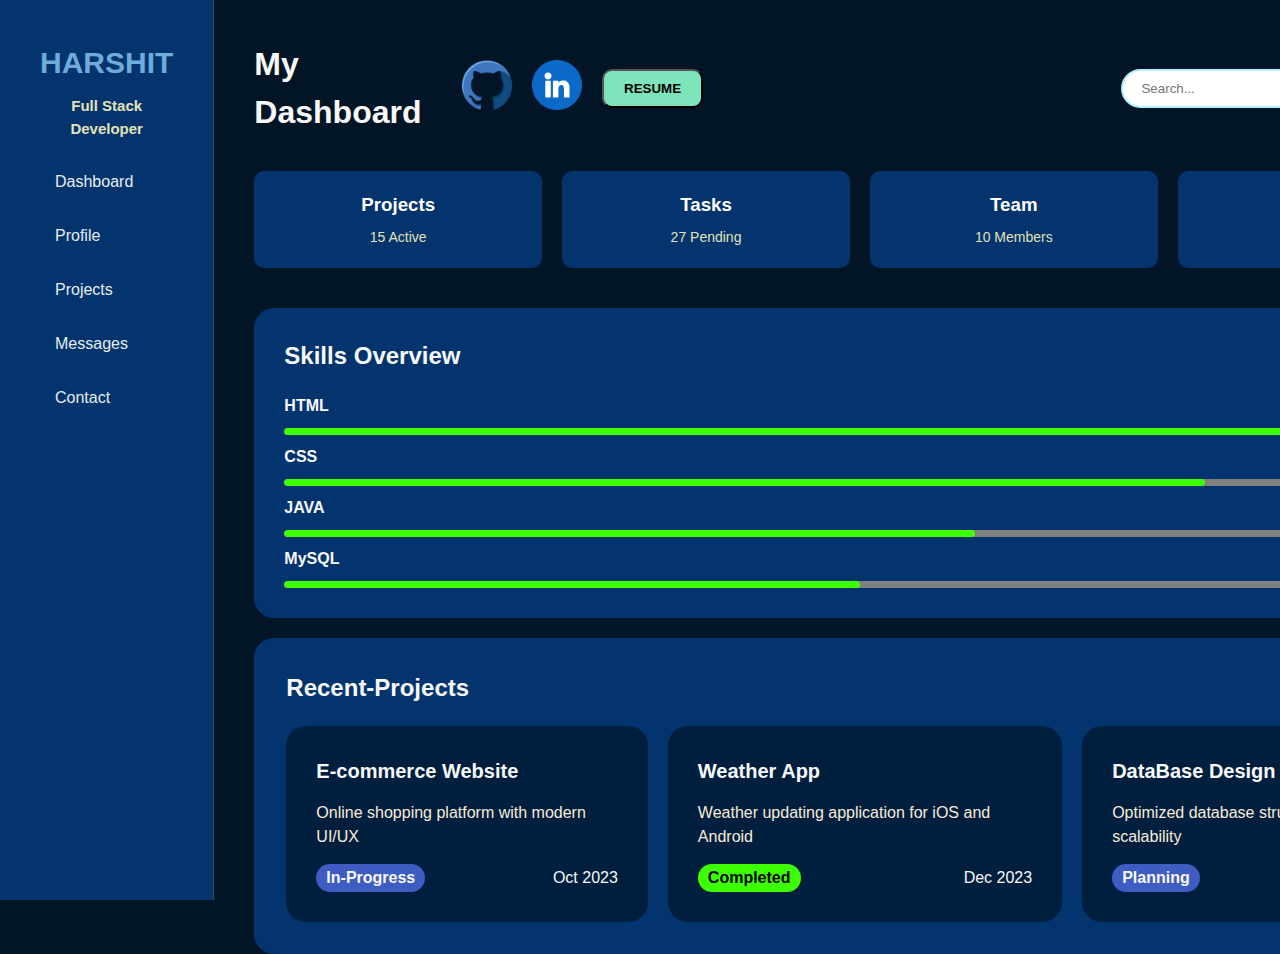
<file: index.html>
<!DOCTYPE html>
<html lang="en">
<head>
    <meta charset="UTF-8">
    <meta name="viewport" content="width=device-width, initial-scale=1.0">
    <title>Document</title>
    <link rel="stylesheet" href="styles.css">
</head>
<body>
    <div class="dashboard">
        <aside class="sidebar">
            <div class="profile">
                <h2>HARSHIT</h2>
                <p>Full Stack Developer</p>
            </div>
            <nav class="nav-menu">
                <a href="">Dashboard</a>    
                <a href="">Profile</a>    
                <a href="">Projects</a>    
                <a href="">Messages</a>    
                <a href="">Contact</a>    
            </nav>
        </aside>

        <main class="main-content">
            <header class="header">
                <h1>My Dashboard</h1>
               <div class="social">
                <a href="https://github.com/classtapacademy" target="_blank"><img class="logo" src="./github (1).png" alt=""></a>
                <a href="https://www.linkedin.com/in/harshit-thammisetty/" target="_blank"> <img class="logo" src="linkedin.png" alt=""></a>
                <a href="RESUME 2.pdf" target="_blank"><button class="btn">RESUME</button></a>
               </div>
                <div class="search-bar">
                    <input type="text" placeholder="Search...">
                    <button class="search-button"><img src="./search.png" alt=""></button>
                </div>
            </header>

            <div class="stats">
                <div class="stat-card">
                    <h3>Projects</h3>
                    <p>15 Active</p>
                </div>
                <div class="stat-card">
                    <h3>Tasks</h3>
                    <p>27 Pending</p>
                </div>
                <div class="stat-card">
                    <h3>Team</h3>
                    <p>10 Members</p>
                </div>
                <div class="stat-card">
                    <h3>Hours</h3>
                    <p>160 Monthly</p>
                </div>
            </div>

            <section class="skills-section">
                <h2>Skills Overview</h2>
                <div class="skills-div">
                    <div class="skill">
                        <h4>HTML</h4>
                        <progress class="progress" max="100" value="90"></progress>
                    </div>
                    <div class="skill">
                        <h4>CSS</h4>
                        <progress class="progress" max="100" value="80"></progress>
                    </div>
                    <div class="skill">
                        <h4>JAVA</h4>
                        <progress class="progress" max="100" value="60"></progress>
                    </div>
                    <div class="skill">
                        <h4>MySQL</h4>
                        <progress class="progress" max="100" value="50"></progress>
                    </div>
                </div>
            </section>

            <section class="projects-section">
                <h2>Recent-Projects</h2>
                <div class="projects-div">
                    <div class="project-card">
                        <h3>E-commerce Website</h3>
                        <p>Online shopping platform with modern UI/UX</p>
                        <div class="footer">
                            <span class="status">In-Progress</span>
                             <span>Oct 2023</span>
                        </div>
                    </div>
                    <div class="project-card">
                        <h3>Weather App</h3>
                        <p>Weather updating application for iOS and Android</p>
                        <div class="footer">
                            <span class="status" id="completed">Completed</span>
                            <span>Dec 2023</span>
                        </div>

                    </div>
                    <div class="project-card">
                        <h3>DataBase Design</h3>
                        <p>Optimized database structure for scalability</p>
                       <div class="footer">
                            <span class="status">Planning</span>
                            <span>Jan 2023</span>
                       </div>
                    </div>
                    
                </div>
            </section>
            
        </main>
    </div>
</body>
</html>
</file>
<file: styles.css>
*{
    margin: 0;
    padding: 0;
    box-sizing: border-box;
}

body{
    font-family: sans-serif;
    background-color:#021526;
    color: rgb(248, 248, 248);
    line-height: 1.5;
}

.dashboard{
    display: flex;
    height: 100vh;
}

.sidebar{
    background-color: #03346E;
    padding: 40px;
    border-right: 1px solid #314d66;
    
    
}

.profile{
    text-align: center;
    margin-bottom: 20px;
}

.profile h2{
    color: #6EACDA;
    font-size: 30px;
    margin-bottom: 10px;
}

.profile p{
    color: #E2E2B6;
    font-size: 15px;
    font-weight: 700;
}

.nav-menu{
    display: flex;
    flex-direction: column;
    gap: 10px;
}


.nav-menu a{
    text-decoration: none;
    color: #e7eded;
    padding: 10px 15px;
    display: flex;
    align-items: center;
    gap: 12px;
    border-radius: 10px;
    transition:  0.7s ease;
}

.nav-menu a:hover{
    background-color: #7ee4bb;
    color: rgb(0, 0, 0);
}

.main-content{
   padding: 40px;
   flex: 1;

}

.header{
    display: flex;
    justify-content: space-between ;
    align-items: center;
    margin-bottom: 35px;
}

.search-bar{
    display: flex;
    gap: 10px;
}

.search-bar input{
    width: 300px;
    padding: 10px 18px;
    border-radius: 80px;
    border: 2px solid #B1F0F7;
}

.search-bar img{
    height: 30px;
    width:30px;
  
}

.search-button{
    background-color: rgb(0, 0, 0);
    border-radius: 30%;
    }
   
  
.search-button:hover{
    background-color: rgb(255, 255, 255);
    
    cursor: pointer;
}

.stats{
    display: flex;
    flex-direction: row;
    justify-content: space-between;
    gap: 20px;
    margin-bottom: 30px;
}

.stat-card{
    background-color: #03346E;
    width: 25%;
    font-size: 16px;
    padding: 20px;
    border-radius: 10px; 
    text-align: center;
    margin-bottom: 10px;
    transition:  0.3s ease;
}
.stat-card:hover{
    transform: translateY(-5px);}

.stat-card h3 {
    color: white;
    margin-bottom: 8px;
}

.stat-card p{
    color: #E2E2B6;
    font-size: 14px;
}

.skills-section{
background-color: #03346E;
padding: 30px;
border-radius: 20px;
margin-bottom: 20px;

}

.skills-section h2{
    margin-bottom: 20px;
}

.skills-div{
    display: flex;
    flex-direction: column;
    gap: 10px;
}

.skill{
    display: flex;
    flex-direction: column;
    gap: 10px; 
}
.progress{
   width: 100%;
   height: 7px;
   border-radius: 20px;
   overflow: hidden;  
   
   
}

progress::-webkit-progress-value {
    background-color: #3cff00; /* Filled color */
    border-radius: 10px;
  }

.projects-section{
    background-color: #03346E;
    border-radius: 20px;
    padding: 32px;
}
.projects-div{
    display: flex;
    flex-direction: row;
    justify-content: space-between;
    gap: 20px;
   margin-top: 20px;
}
.project-card {
    background-color: #001F3F;
    padding: 30px;
    border-radius: 20px;
}

.project-card h3{
   font-size: 20px;
   margin-bottom: 15px;
}

.project-card p{
    color: antiquewhite;
    margin-bottom: 15px;
 }

 .footer{
     display: flex;
     justify-content: space-between;
    align-items: center;
 }

 .status
    {
        background-color: #3e5cc1;
        padding: 2px 10px;
        border-radius: 20px;
        font-weight: 700;
    }

    .status#completed{
        background-color: #3cff00;
        color: black;
    }

    .social{
        display: flex;
        flex-direction: row;
      
        gap: 20px;
        /* justify-content: space-between; */
        align-items: center;
        width: 700px;
        /* border: 2px solid red; */
    }
    .logo{
        height: 50px;
        width: 50px;
    }

    .btn{
        padding: 10px 20px;
        border-radius: 10px;
        background-color: #7ee4bb;
        color: black;
        font-weight: 700;
    }

    .btn:hover
    {
        cursor: pointer;
    }
</file>
<file: demo.css>
*{
    margin: 0;
    padding: 0;
    box-sizing: border-box;
}

body{
    font-family: sans-serif;
    background-color:#021526;
    color: rgb(248, 248, 248);
    line-height: 1.5;
}

.dashboard{
    display: flex;
    height: 100vh;
}

.sidebar{
    background-color: #03346E;
    padding: 40px;
    border-right: 1px solid #314d66;
    
    
}

.profile{
    text-align: center;
    margin-bottom: 20px;
}

.profile h2{
    color: #6EACDA;
    font-size: 30px;
    margin-bottom: 10px;
}

.profile p{
    color: #E2E2B6;
    font-size: 15px;
    font-weight: 700;
}

.nav-menu{
    display: flex;
    flex-direction: column;
    gap: 10px;
}


.nav-menu a{
    text-decoration: none;
    color: #e7eded;
    padding: 10px 15px;
    display: flex;
    align-items: center;
    gap: 12px;
    border-radius: 10px;
    transition:  0.7s ease;
}

.nav-menu a:hover{
    background-color: #7ee4bb;
    color: rgb(0, 0, 0);
}

.main-content{
   padding: 40px;
   flex: 1;

}

.header{
    display: flex;
    justify-content: space-between ;
    align-items: center;
    margin-bottom: 35px;
}

.search-bar{
    display: flex;
    gap: 10px;
}

.search-bar input{
    width: 300px;
    padding: 10px 18px;
    border-radius: 80px;
    border: 2px solid #B1F0F7;
}

.search-bar img{
    height: 30px;
    width:30px;
  
}

.search-button{
    background-color: rgb(0, 0, 0);
    border-radius: 30%;
    }
   
  
.search-button:hover{
    background-color: rgb(255, 255, 255);
    
    cursor: pointer;
}

.stats{
    display: flex;
    flex-direction: row;
    justify-content: space-between;
    gap: 20px;
    margin-bottom: 30px;
}

.stat-card{
    background-color: #03346E;
    width: 25%;
    font-size: 16px;
    padding: 20px;
    border-radius: 10px; 
    text-align: center;
    margin-bottom: 10px;
    transition:  0.3s ease;
}
.stat-card:hover{
    transform: translateY(-5px);}

.stat-card h3 {
    color: white;
    margin-bottom: 8px;
}

.stat-card p{
    color: #E2E2B6;
    font-size: 14px;
}

.skills-section{
background-color: #03346E;
padding: 30px;
border-radius: 20px;
margin-bottom: 20px;

}

.skills-section h2{
    margin-bottom: 20px;
}

.skills-div{
    display: flex;
    flex-direction: column;
    gap: 10px;
}

.skill{
    display: flex;
    flex-direction: column;
    gap: 10px; 
}
.progress{
   width: 100%;
   height: 7px;
   border-radius: 20px;
   overflow: hidden;  
   
   
}

progress::-webkit-progress-value {
    background-color: #3cff00; /* Filled color */
    border-radius: 10px;
  }

.projects-section{
    background-color: #03346E;
    border-radius: 20px;
    padding: 32px;
}
.projects-div{
    display: flex;
    flex-direction: row;
    justify-content: space-between;
    gap: 20px;
   margin-top: 20px;
}
.project-card {
    background-color: #001F3F;
    padding: 30px;
    border-radius: 20px;
}

.project-card h3{
   font-size: 20px;
   margin-bottom: 15px;
}

.project-card p{
    color: antiquewhite;
    margin-bottom: 15px;
 }

 .footer{
     display: flex;
     justify-content: space-between;
    align-items: center;
 }

 .status
    {
        background-color: #3e5cc1;
        padding: 2px 10px;
        border-radius: 20px;
        font-weight: 700;
    }

    .status#completed{
        background-color: #3cff00;
        color: black;
    }

    .social{
        display: flex;
        flex-direction: row;
      
        gap: 20px;
        /* justify-content: space-between; */
        align-items: center;
        width: 700px;
        /* border: 2px solid red; */
    }
    .logo{
        height: 50px;
        width: 50px;
    }

    .btn{
        padding: 10px 20px;
        border-radius: 10px;
        background-color: #7ee4bb;
        color: black;
        font-weight: 700;
    }

    .btn:hover
    {
        cursor: pointer;
    }
</file>
